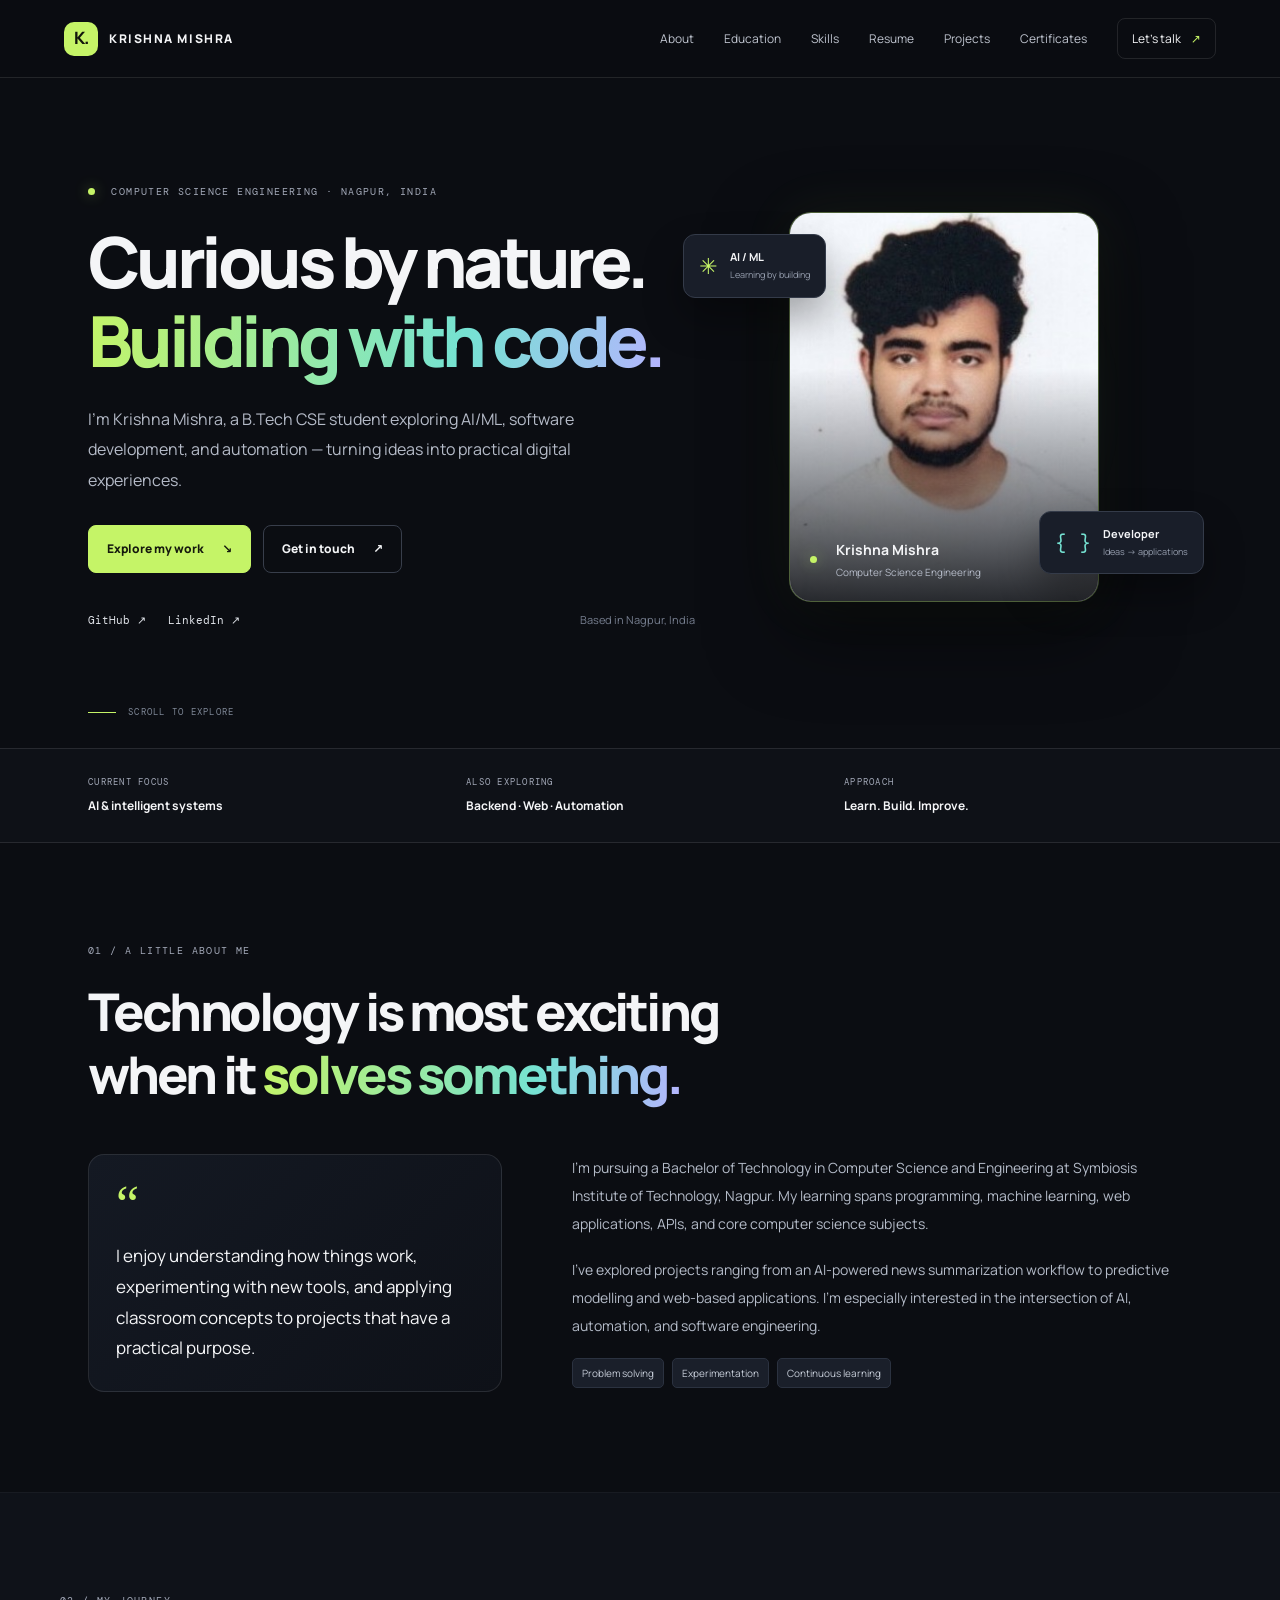
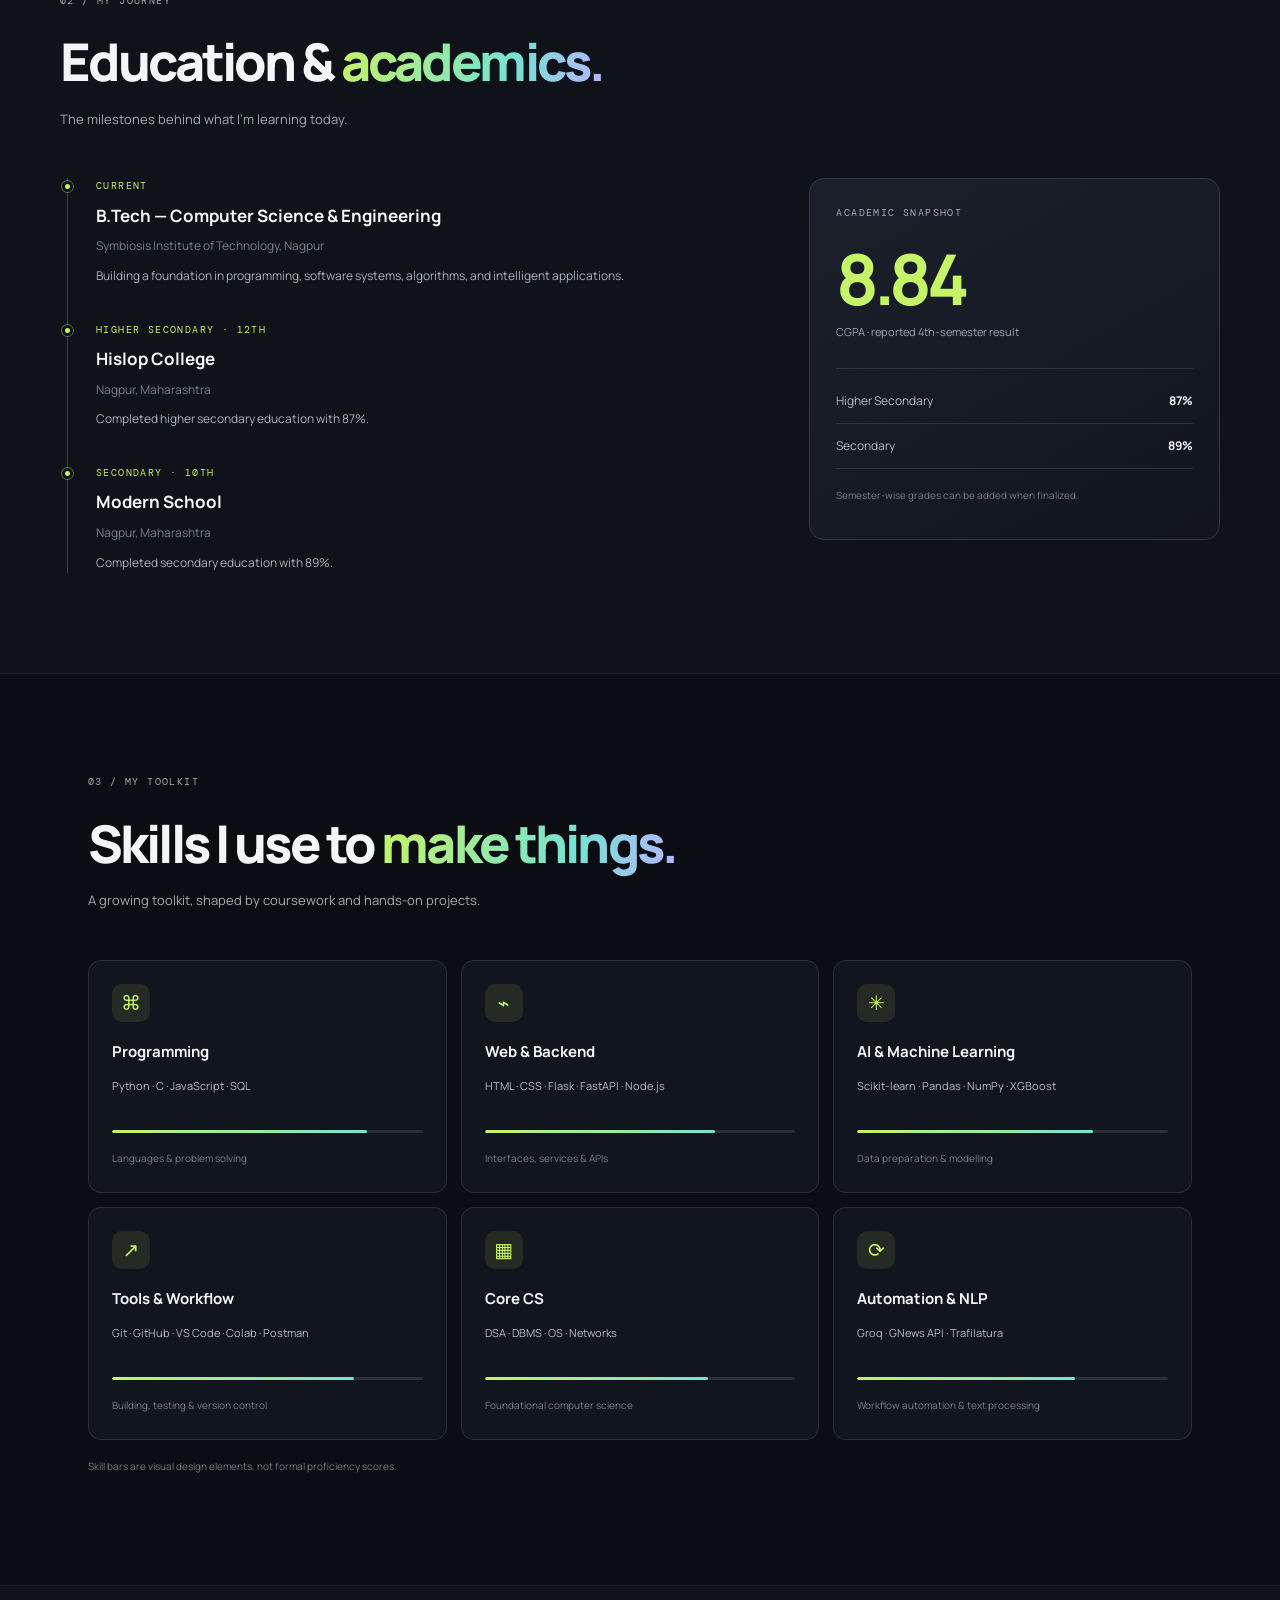
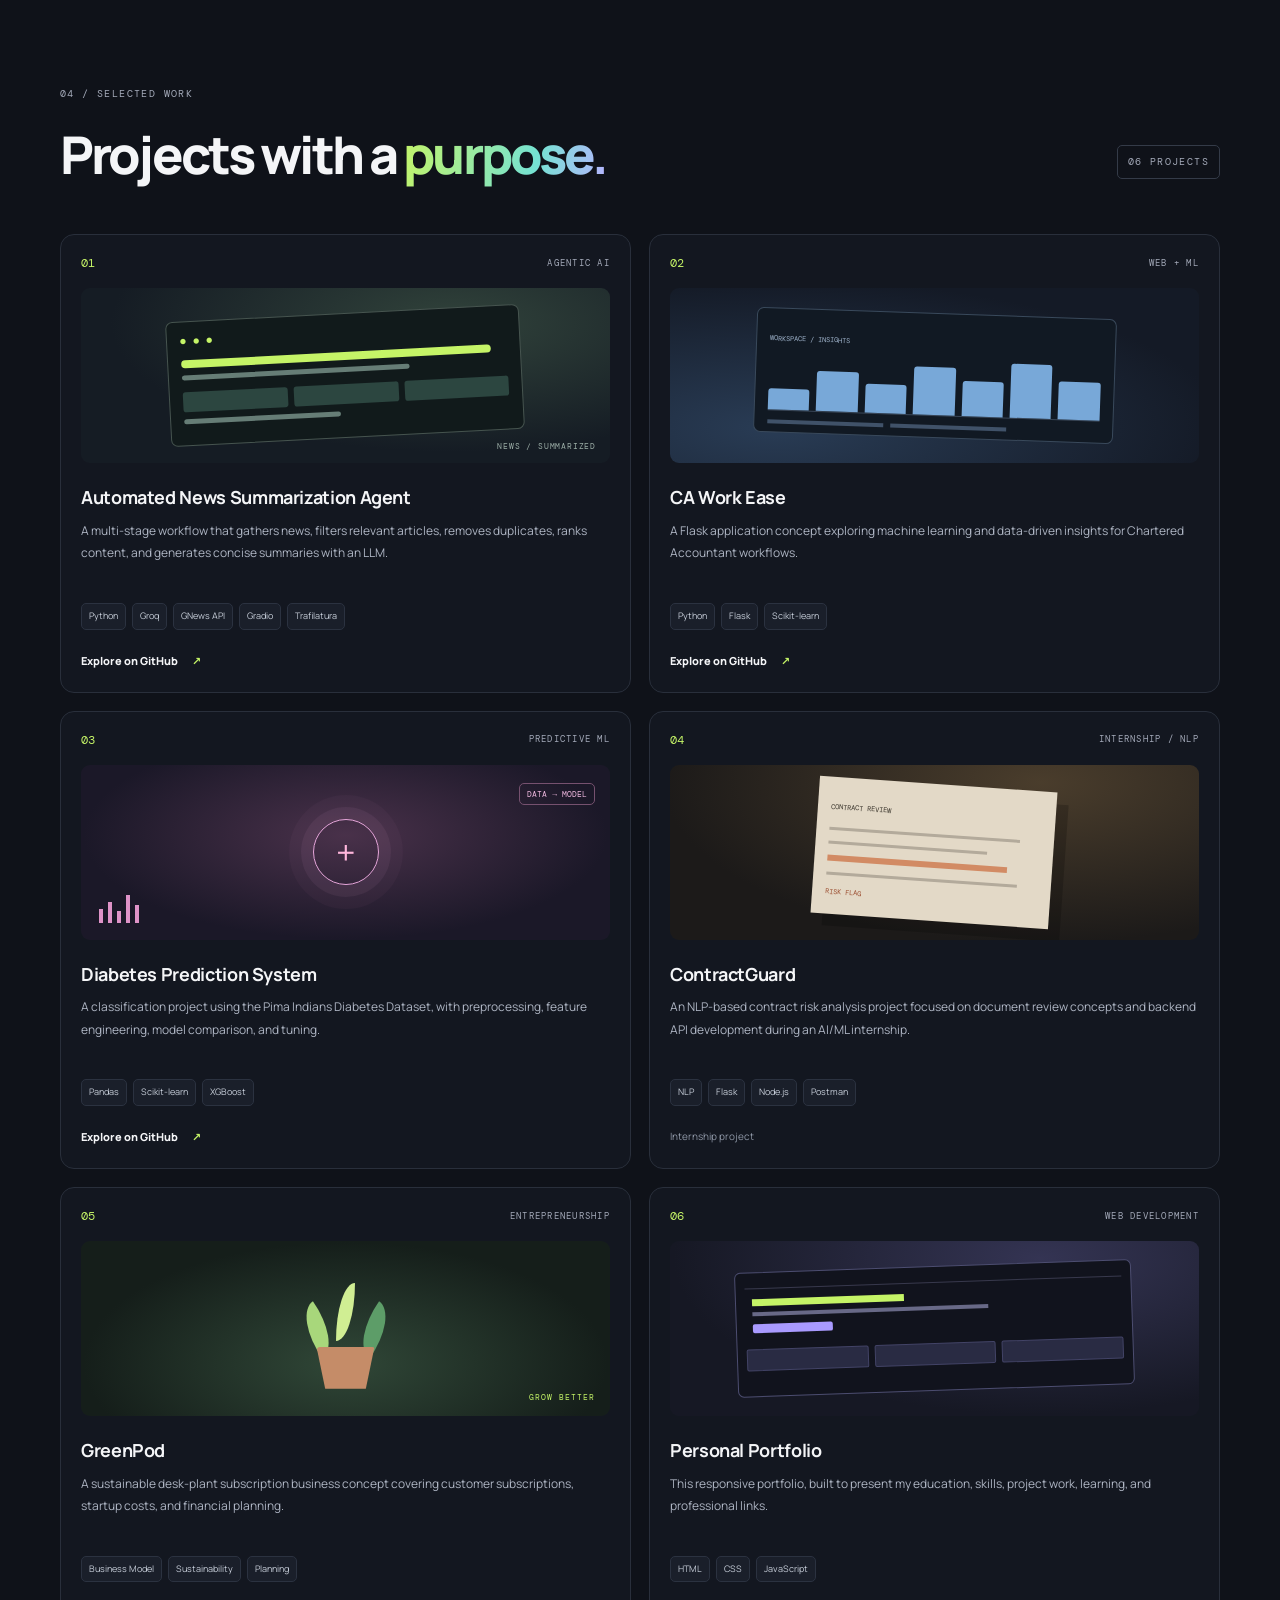
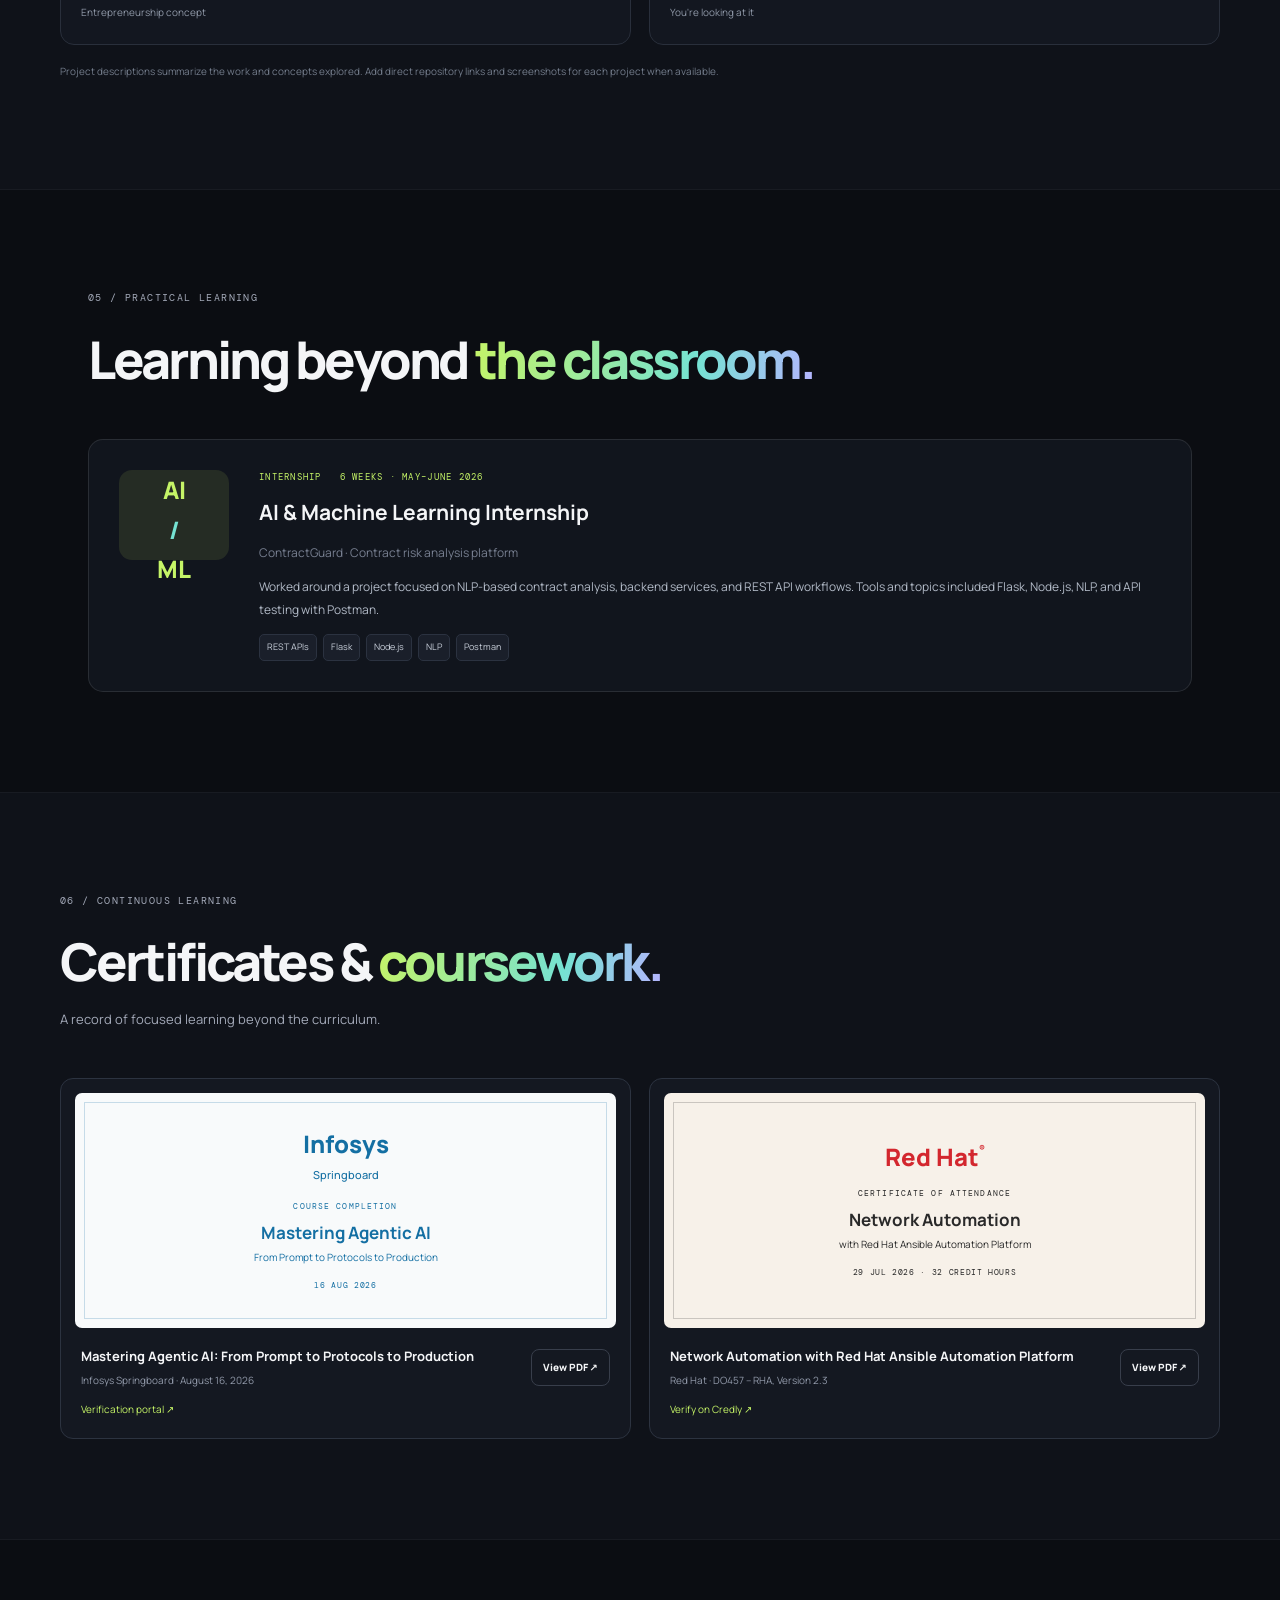
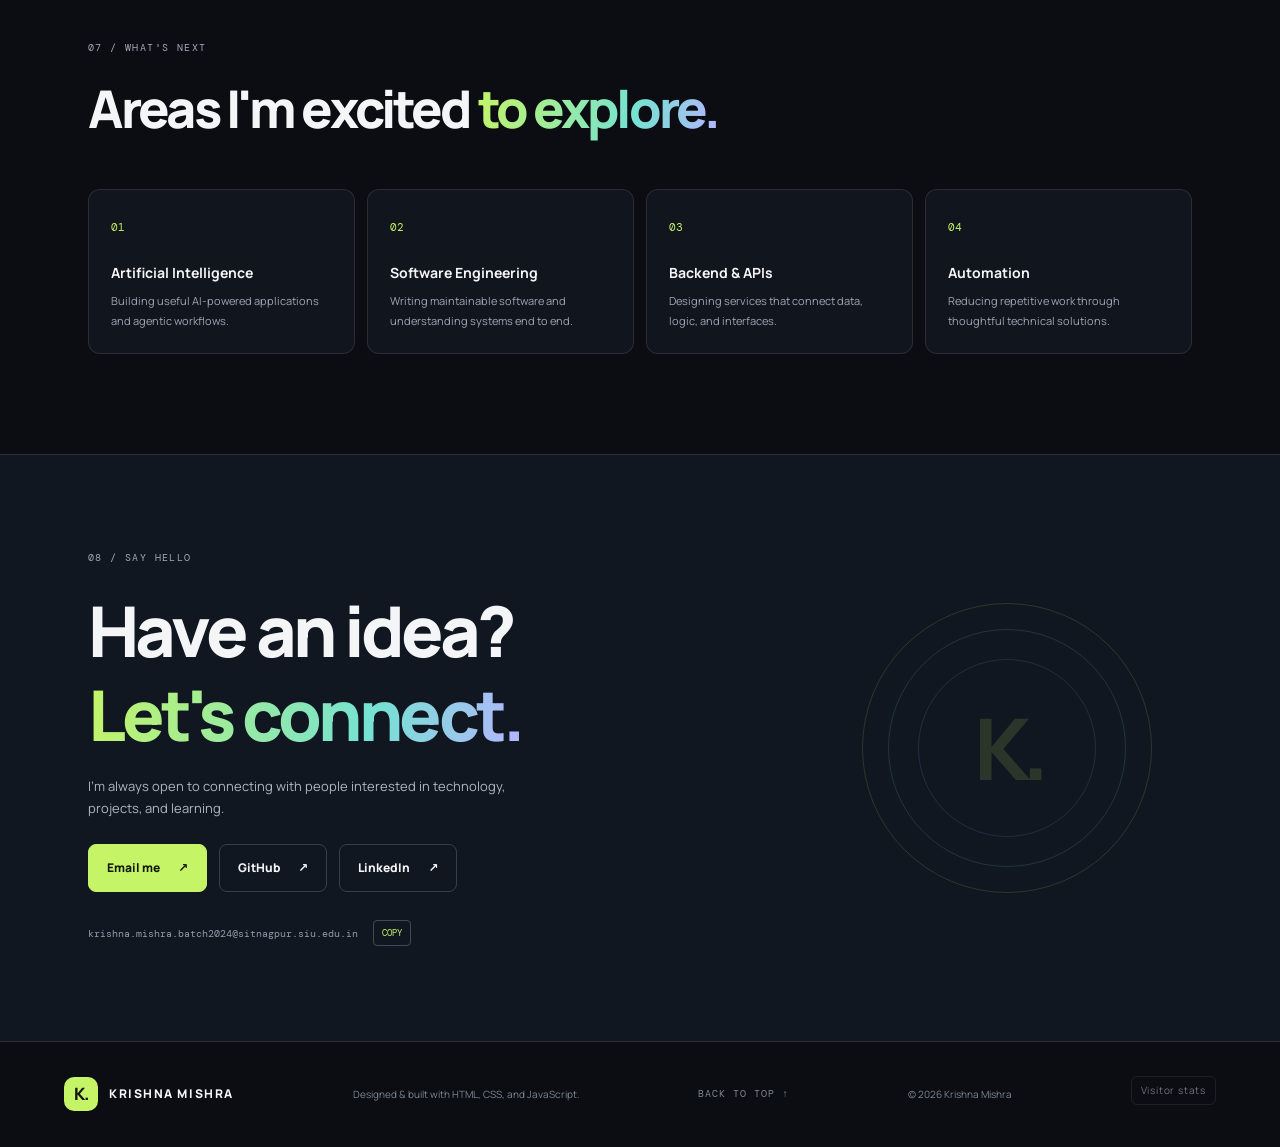
<file: index.html>
<!DOCTYPE html>
<html lang="en">
<head>
  <meta charset="UTF-8">
  <meta name="viewport" content="width=device-width, initial-scale=1.0">
  <meta name="description" content="Krishna Mishra — Computer Science Engineering student exploring AI, machine learning, software development and automation.">
  <title>Krishna Mishra | Portfolio</title>
  <link rel="preconnect" href="https://fonts.googleapis.com">
  <link rel="preconnect" href="https://fonts.gstatic.com" crossorigin>
  <link href="https://fonts.googleapis.com/css2?family=DM+Mono:wght@400;500&family=Manrope:wght@400;500;600;700;800&display=swap" rel="stylesheet">
  <link rel="stylesheet" href="style.css">
  <script>document.documentElement.classList.add('js');</script>
</head>
<body>
  <div class="scroll-progress" id="scrollProgress"></div>
  <header class="site-header">
    <a class="brand" href="#home" aria-label="Krishna Mishra home"><span class="brand-mark">K.</span><span>KRISHNA MISHRA</span></a>
    <button class="menu-toggle" id="menuToggle" aria-label="Toggle navigation" aria-expanded="false"><span></span><span></span></button>
    <nav class="nav" id="nav">
      <a href="#about">About</a><a href="#education">Education</a><a href="#skills">Skills</a><a href="resume.html">Resume</a>
      <a href="#projects">Projects</a><a href="#certificates">Certificates</a><a href="#contact" class="nav-contact">Let's talk <span>↗</span></a>
    </nav>
  </header>

  <main>
    <section class="hero section" id="home">
      <div class="hero-copy">
        <p class="eyebrow"><span class="status-dot"></span> COMPUTER SCIENCE ENGINEERING · NAGPUR, INDIA</p>
        <h1>Curious by nature.<br><span class="gradient-text">Building with code.</span></h1>
        <p class="hero-lede">I'm Krishna Mishra, a B.Tech CSE student exploring AI/ML, software development, and automation — turning ideas into practical digital experiences.</p>
        <div class="hero-actions">
          <a class="button button-primary" href="#projects">Explore my work <span>↘</span></a>
          <a class="button button-secondary" href="#contact">Get in touch <span>↗</span></a>
        </div>
        <div class="hero-links">
          <a href="https://github.com/Krishnamishra0501" target="_blank" rel="noreferrer">GitHub ↗</a>
          <a href="https://www.linkedin.com/in/krishna-mishra-76264a31a/" target="_blank" rel="noreferrer">LinkedIn ↗</a>
          <span class="hero-location">Based in Nagpur, India</span>
        </div>
      </div>
      <div class="hero-art profile-art">
        <div class="profile-glow"></div>
        <div class="profile-frame">
          <img src="assets/krishna-profile.jpg" alt="Krishna Mishra profile photo">
          <div class="profile-caption"><span class="status-dot"></span><span><b>Krishna Mishra</b><small>Computer Science Engineering</small></span></div>
        </div>
        <div class="floating-card card-ai"><span class="float-icon">✳</span><span><b>AI / ML</b><small>Learning by building</small></span></div>
        <div class="floating-card card-code"><span class="code-symbol">{ }</span><span><b>Developer</b><small>Ideas → applications</small></span></div>
      </div>
      <a class="scroll-cue" href="#about"><span></span> SCROLL TO EXPLORE</a>
    </section>

    <section class="intro-strip">
      <div><span class="strip-label">CURRENT FOCUS</span><strong>AI & intelligent systems</strong></div>
      <div><span class="strip-label">ALSO EXPLORING</span><strong>Backend · Web · Automation</strong></div>
      <div><span class="strip-label">APPROACH</span><strong>Learn. Build. Improve.</strong></div>
    </section>

    <section class="section content-section" id="about">
      <div class="section-heading"><p class="eyebrow">01 / A LITTLE ABOUT ME</p><h2>Technology is most exciting<br>when it <span class="gradient-text">solves something.</span></h2></div>
      <div class="about-grid">
        <div class="about-note"><span class="note-mark">“</span><p>I enjoy understanding how things work, experimenting with new tools, and applying classroom concepts to projects that have a practical purpose.</p></div>
        <div class="about-copy">
          <p>I'm pursuing a Bachelor of Technology in Computer Science and Engineering at Symbiosis Institute of Technology, Nagpur. My learning spans programming, machine learning, web applications, APIs, and core computer science subjects.</p>
          <p>I've explored projects ranging from an AI-powered news summarization workflow to predictive modelling and web-based applications. I'm especially interested in the intersection of AI, automation, and software engineering.</p>
          <div class="mini-tags"><span>Problem solving</span><span>Experimentation</span><span>Continuous learning</span></div>
        </div>
      </div>
    </section>

    <section class="section content-section section-tint" id="education">
      <div class="section-heading"><p class="eyebrow">02 / MY JOURNEY</p><h2>Education & <span class="gradient-text">academics.</span></h2><p class="section-subtitle">The milestones behind what I'm learning today.</p></div>
      <div class="education-layout">
        <div class="timeline">
          <article class="timeline-item"><span class="timeline-dot"></span><p class="timeline-date">CURRENT</p><h3>B.Tech — Computer Science & Engineering</h3><p class="muted">Symbiosis Institute of Technology, Nagpur</p><p>Building a foundation in programming, software systems, algorithms, and intelligent applications.</p></article>
          <article class="timeline-item"><span class="timeline-dot"></span><p class="timeline-date">HIGHER SECONDARY · 12TH</p><h3>Hislop College</h3><p class="muted">Nagpur, Maharashtra</p><p>Completed higher secondary education with 87%.</p></article>
          <article class="timeline-item"><span class="timeline-dot"></span><p class="timeline-date">SECONDARY · 10TH</p><h3>Modern School</h3><p class="muted">Nagpur, Maharashtra</p><p>Completed secondary education with 89%.</p></article>
        </div>
        <div class="score-card"><p class="eyebrow">ACADEMIC SNAPSHOT</p><div class="score-main"><strong>8.84</strong><span>CGPA · reported 4th-semester result</span></div><div class="score-divider"></div><div class="score-row"><span>Higher Secondary</span><strong>87%</strong></div><div class="score-row"><span>Secondary</span><strong>89%</strong></div><p class="score-footnote">Semester-wise grades can be added when finalized.</p></div>
      </div>
    </section>

    <section class="section content-section" id="skills">
      <div class="section-heading"><p class="eyebrow">03 / MY TOOLKIT</p><h2>Skills I use to <span class="gradient-text">make things.</span></h2><p class="section-subtitle">A growing toolkit, shaped by coursework and hands-on projects.</p></div>
      <div class="skill-grid">
        <article class="skill-card"><div class="skill-icon">⌘</div><h3>Programming</h3><p>Python · C · JavaScript · SQL</p><div class="skill-line"><span style="width:82%"></span></div><small>Languages & problem solving</small></article>
        <article class="skill-card"><div class="skill-icon">⌁</div><h3>Web & Backend</h3><p>HTML · CSS · Flask · FastAPI · Node.js</p><div class="skill-line"><span style="width:74%"></span></div><small>Interfaces, services & APIs</small></article>
        <article class="skill-card"><div class="skill-icon">✳</div><h3>AI & Machine Learning</h3><p>Scikit-learn · Pandas · NumPy · XGBoost</p><div class="skill-line"><span style="width:76%"></span></div><small>Data preparation & modelling</small></article>
        <article class="skill-card"><div class="skill-icon">↗</div><h3>Tools & Workflow</h3><p>Git · GitHub · VS Code · Colab · Postman</p><div class="skill-line"><span style="width:78%"></span></div><small>Building, testing & version control</small></article>
        <article class="skill-card"><div class="skill-icon">▦</div><h3>Core CS</h3><p>DSA · DBMS · OS · Networks</p><div class="skill-line"><span style="width:72%"></span></div><small>Foundational computer science</small></article>
        <article class="skill-card"><div class="skill-icon">⟳</div><h3>Automation & NLP</h3><p>Groq · GNews API · Trafilatura</p><div class="skill-line"><span style="width:70%"></span></div><small>Workflow automation & text processing</small></article>
      </div>
      <p class="small-note">Skill bars are visual design elements, not formal proficiency scores.</p>
    </section>

    <section class="section content-section section-tint" id="projects">
      <div class="section-heading heading-row"><div><p class="eyebrow">04 / SELECTED WORK</p><h2>Projects with a <span class="gradient-text">purpose.</span></h2></div><span class="project-count">06 PROJECTS</span></div>
      <div class="project-grid">
        <article class="project-card project-featured"><div class="project-top"><span class="project-number">01</span><span class="project-type">AGENTIC AI</span></div><div class="project-visual news-visual"><div class="visual-window"><div class="window-dots">● ● ●</div><div class="news-line long"></div><div class="news-line"></div><div class="news-columns"><span></span><span></span><span></span></div><div class="news-line short"></div></div><span class="visual-label">NEWS / SUMMARIZED</span></div><h3>Automated News Summarization Agent</h3><p>A multi-stage workflow that gathers news, filters relevant articles, removes duplicates, ranks content, and generates concise summaries with an LLM.</p><div class="tech-tags"><span>Python</span><span>Groq</span><span>GNews API</span><span>Gradio</span><span>Trafilatura</span></div><a class="text-link" href="https://github.com/Krishnamishra0501" target="_blank" rel="noreferrer">Explore on GitHub <span>↗</span></a></article>
        <article class="project-card"><div class="project-top"><span class="project-number">02</span><span class="project-type">WEB + ML</span></div><div class="project-visual ca-visual"><div class="dashboard-mini"><span class="dash-title">WORKSPACE / INSIGHTS</span><div class="dash-chart"><i></i><i></i><i></i><i></i><i></i><i></i><i></i></div><div class="dash-foot"><span></span><span></span></div></div></div><h3>CA Work Ease</h3><p>A Flask application concept exploring machine learning and data-driven insights for Chartered Accountant workflows.</p><div class="tech-tags"><span>Python</span><span>Flask</span><span>Scikit-learn</span></div><a class="text-link" href="https://github.com/Krishnamishra0501" target="_blank" rel="noreferrer">Explore on GitHub <span>↗</span></a></article>
        <article class="project-card"><div class="project-top"><span class="project-number">03</span><span class="project-type">PREDICTIVE ML</span></div><div class="project-visual diabetes-visual"><div class="pulse-ring">+</div><div class="data-pill">DATA → MODEL</div><div class="data-bars"><i></i><i></i><i></i><i></i><i></i></div></div><h3>Diabetes Prediction System</h3><p>A classification project using the Pima Indians Diabetes Dataset, with preprocessing, feature engineering, model comparison, and tuning.</p><div class="tech-tags"><span>Pandas</span><span>Scikit-learn</span><span>XGBoost</span></div><a class="text-link" href="https://github.com/Krishnamishra0501" target="_blank" rel="noreferrer">Explore on GitHub <span>↗</span></a></article>
        <article class="project-card"><div class="project-top"><span class="project-number">04</span><span class="project-type">INTERNSHIP / NLP</span></div><div class="project-visual contract-visual"><div class="contract-sheet"><span>CONTRACT REVIEW</span><i></i><i></i><i class="risk-line"></i><i></i><b>RISK FLAG</b></div></div><h3>ContractGuard</h3><p>An NLP-based contract risk analysis project focused on document review concepts and backend API development during an AI/ML internship.</p><div class="tech-tags"><span>NLP</span><span>Flask</span><span>Node.js</span><span>Postman</span></div><span class="project-footnote">Internship project</span></article>
        <article class="project-card"><div class="project-top"><span class="project-number">05</span><span class="project-type">ENTREPRENEURSHIP</span></div><div class="project-visual green-visual"><div class="plant-pot"><span class="leaf leaf-a"></span><span class="leaf leaf-b"></span><span class="leaf leaf-c"></span><span class="pot"></span></div><span class="green-label">GROW BETTER</span></div><h3>GreenPod</h3><p>A sustainable desk-plant subscription business concept covering customer subscriptions, startup costs, and financial planning.</p><div class="tech-tags"><span>Business Model</span><span>Sustainability</span><span>Planning</span></div><span class="project-footnote">Entrepreneurship concept</span></article>
        <article class="project-card"><div class="project-top"><span class="project-number">06</span><span class="project-type">WEB DEVELOPMENT</span></div><div class="project-visual portfolio-visual"><div class="portfolio-mini"><div class="mini-nav"></div><div class="mini-hero"><span></span><i></i><b></b></div><div class="mini-cards"><i></i><i></i><i></i></div></div></div><h3>Personal Portfolio</h3><p>This responsive portfolio, built to present my education, skills, project work, learning, and professional links.</p><div class="tech-tags"><span>HTML</span><span>CSS</span><span>JavaScript</span></div><span class="project-footnote">You're looking at it</span></article>
      </div>
      <p class="small-note">Project descriptions summarize the work and concepts explored. Add direct repository links and screenshots for each project when available.</p>
    </section>

    <section class="section content-section" id="experience">
      <div class="section-heading"><p class="eyebrow">05 / PRACTICAL LEARNING</p><h2>Learning beyond <span class="gradient-text">the classroom.</span></h2></div>
      <article class="experience-card"><div class="experience-mark">AI<span>/</span>ML</div><div class="experience-body"><div class="experience-meta"><span>INTERNSHIP</span><span>6 WEEKS · MAY–JUNE 2026</span></div><h3>AI & Machine Learning Internship</h3><p class="muted">ContractGuard · Contract risk analysis platform</p><p>Worked around a project focused on NLP-based contract analysis, backend services, and REST API workflows. Tools and topics included Flask, Node.js, NLP, and API testing with Postman.</p><div class="tech-tags"><span>REST APIs</span><span>Flask</span><span>Node.js</span><span>NLP</span><span>Postman</span></div></div></article>
    </section>

    <section class="section content-section section-tint" id="certificates">
      <div class="section-heading"><p class="eyebrow">06 / CONTINUOUS LEARNING</p><h2>Certificates & <span class="gradient-text">coursework.</span></h2><p class="section-subtitle">A record of focused learning beyond the curriculum.</p></div>
      <div class="certificate-grid">
        <article class="certificate-card"><div class="certificate-preview infosys-preview"><span class="cert-provider">Infosys<br><small>Springboard</small></span><span class="cert-ribbon">COURSE COMPLETION</span><strong>Mastering Agentic AI</strong><span class="cert-sub">From Prompt to Protocols to Production</span><span class="cert-date">16 AUG 2026</span></div><div class="certificate-info"><div><h3>Mastering Agentic AI: From Prompt to Protocols to Production</h3><p>Infosys Springboard · August 16, 2026</p></div><a class="button button-small button-secondary" href="assets/certificates/infosys-agentic-ai.pdf" target="_blank">View PDF ↗</a><a class="certificate-verify" href="https://verify.onwingspan.com" target="_blank" rel="noreferrer">Verification portal ↗</a></div></article>
        <article class="certificate-card"><div class="certificate-preview redhat-preview"><span class="cert-provider redhat-word">Red Hat<span>®</span></span><span class="cert-ribbon">CERTIFICATE OF ATTENDANCE</span><strong>Network Automation</strong><span class="cert-sub">with Red Hat Ansible Automation Platform</span><span class="cert-date">29 JUL 2026 · 32 CREDIT HOURS</span></div><div class="certificate-info"><div><h3>Network Automation with Red Hat Ansible Automation Platform</h3><p>Red Hat · DO457 – RHA, Version 2.3</p></div><a class="button button-small button-secondary" href="assets/certificates/redhat-ansible-attendance.pdf" target="_blank">View PDF ↗</a><a class="certificate-verify" href="https://www.credly.com/badges/ebd47d71-cc31-4efa-801d-d3250b9fcfc1" target="_blank" rel="noreferrer">Verify on Credly ↗</a></div></article>
      </div>
    </section>

    <section class="section content-section" id="interests">
      <div class="section-heading"><p class="eyebrow">07 / WHAT'S NEXT</p><h2>Areas I'm excited <span class="gradient-text">to explore.</span></h2></div>
      <div class="interest-grid"><div><span>01</span><h3>Artificial Intelligence</h3><p>Building useful AI-powered applications and agentic workflows.</p></div><div><span>02</span><h3>Software Engineering</h3><p>Writing maintainable software and understanding systems end to end.</p></div><div><span>03</span><h3>Backend & APIs</h3><p>Designing services that connect data, logic, and interfaces.</p></div><div><span>04</span><h3>Automation</h3><p>Reducing repetitive work through thoughtful technical solutions.</p></div></div>
    </section>

    <section class="contact-section" id="contact"><div class="contact-inner"><p class="eyebrow">08 / SAY HELLO</p><h2>Have an idea?<br><span class="gradient-text">Let's connect.</span></h2><p class="contact-copy">I'm always open to connecting with people interested in technology, projects, and learning.</p><div class="contact-actions"><a class="button button-primary" href="mailto:krishna.mishra.batch2024@sitnagpur.siu.edu.in">Email me <span>↗</span></a><a class="button button-secondary" href="https://github.com/Krishnamishra0501" target="_blank" rel="noreferrer">GitHub <span>↗</span></a><a class="button button-secondary" href="https://www.linkedin.com/in/krishna-mishra-76264a31a/" target="_blank" rel="noreferrer">LinkedIn <span>↗</span></a></div><div class="email-line">krishna.mishra.batch2024@sitnagpur.siu.edu.in <button id="copyEmail" aria-label="Copy email address">COPY</button></div></div><div class="contact-orbit" aria-hidden="true"><span>K.</span></div></section>
  </main>

  <footer class="footer"><a class="brand" href="#home"><span class="brand-mark">K.</span><span>KRISHNA MISHRA</span></a><p>Designed & built with HTML, CSS, and JavaScript.</p><a href="#home" class="back-top">BACK TO TOP ↑</a><span class="copyright">© <span id="year"></span> Krishna Mishra</span><div class="footer-admin"><a class="admin-entry" href="admin.html" aria-label="Visitor dashboard information">Visitor stats</a></div>
</footer>
  <div class="toast" id="toast" role="status" aria-live="polite"></div>
  <script src="visitor-tracker.js"></script>
  <script src="script.js"></script>
</body>
</html>
</file>
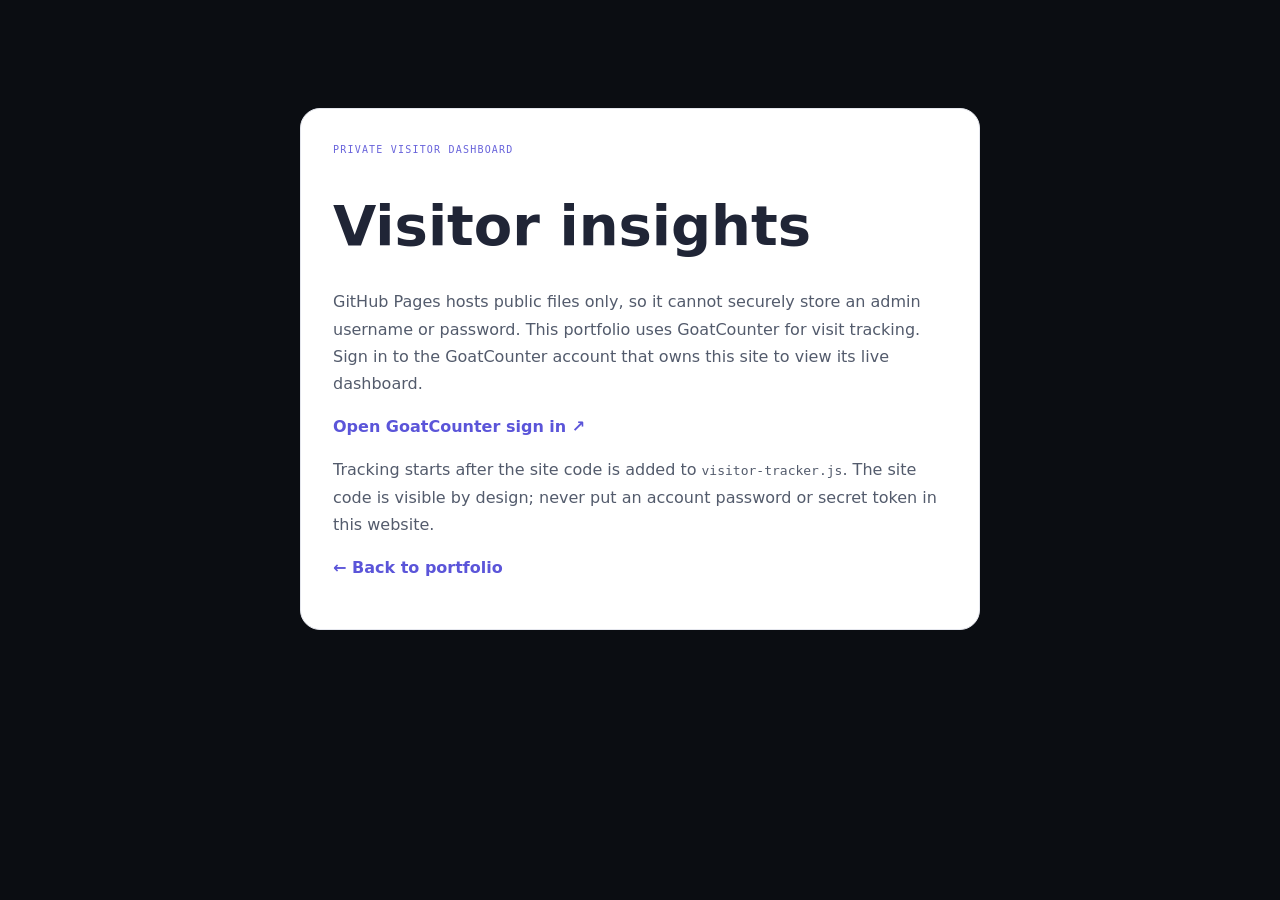
<file: admin.html>
<!doctype html>
<html lang="en">
<head>
  <meta charset="utf-8">
  <meta name="viewport" content="width=device-width, initial-scale=1">
  <title>Visitor stats | Krishna Mishra</title>
  <link rel="stylesheet" href="style.css">
  <style>
    .stats-info{max-width:680px;margin:12vh auto;padding:2rem;background:#fff;border:1px solid #e4e6ed;border-radius:20px;color:#202536}
    .stats-info h1{font-size:clamp(2rem,6vw,3.5rem);margin:.4rem 0 1rem}.stats-info p{line-height:1.7;color:#535b6c}.stats-info a{color:#5b55d9;font-weight:700}.stats-info .eyebrow{font-family:monospace;letter-spacing:.12em;color:#6964db}
  </style>
</head>
<body>
  <main class="stats-info">
    <p class="eyebrow">PRIVATE VISITOR DASHBOARD</p>
    <h1>Visitor insights</h1>
    <p>GitHub Pages hosts public files only, so it cannot securely store an admin username or password. This portfolio uses GoatCounter for visit tracking. Sign in to the GoatCounter account that owns this site to view its live dashboard.</p>
    <p><a href="https://www.goatcounter.com/">Open GoatCounter sign in ↗</a></p>
    <p>Tracking starts after the site code is added to <code>visitor-tracker.js</code>. The site code is visible by design; never put an account password or secret token in this website.</p>
    <p><a href="index.html">← Back to portfolio</a></p>
  </main>
</body>
</html>
</file>
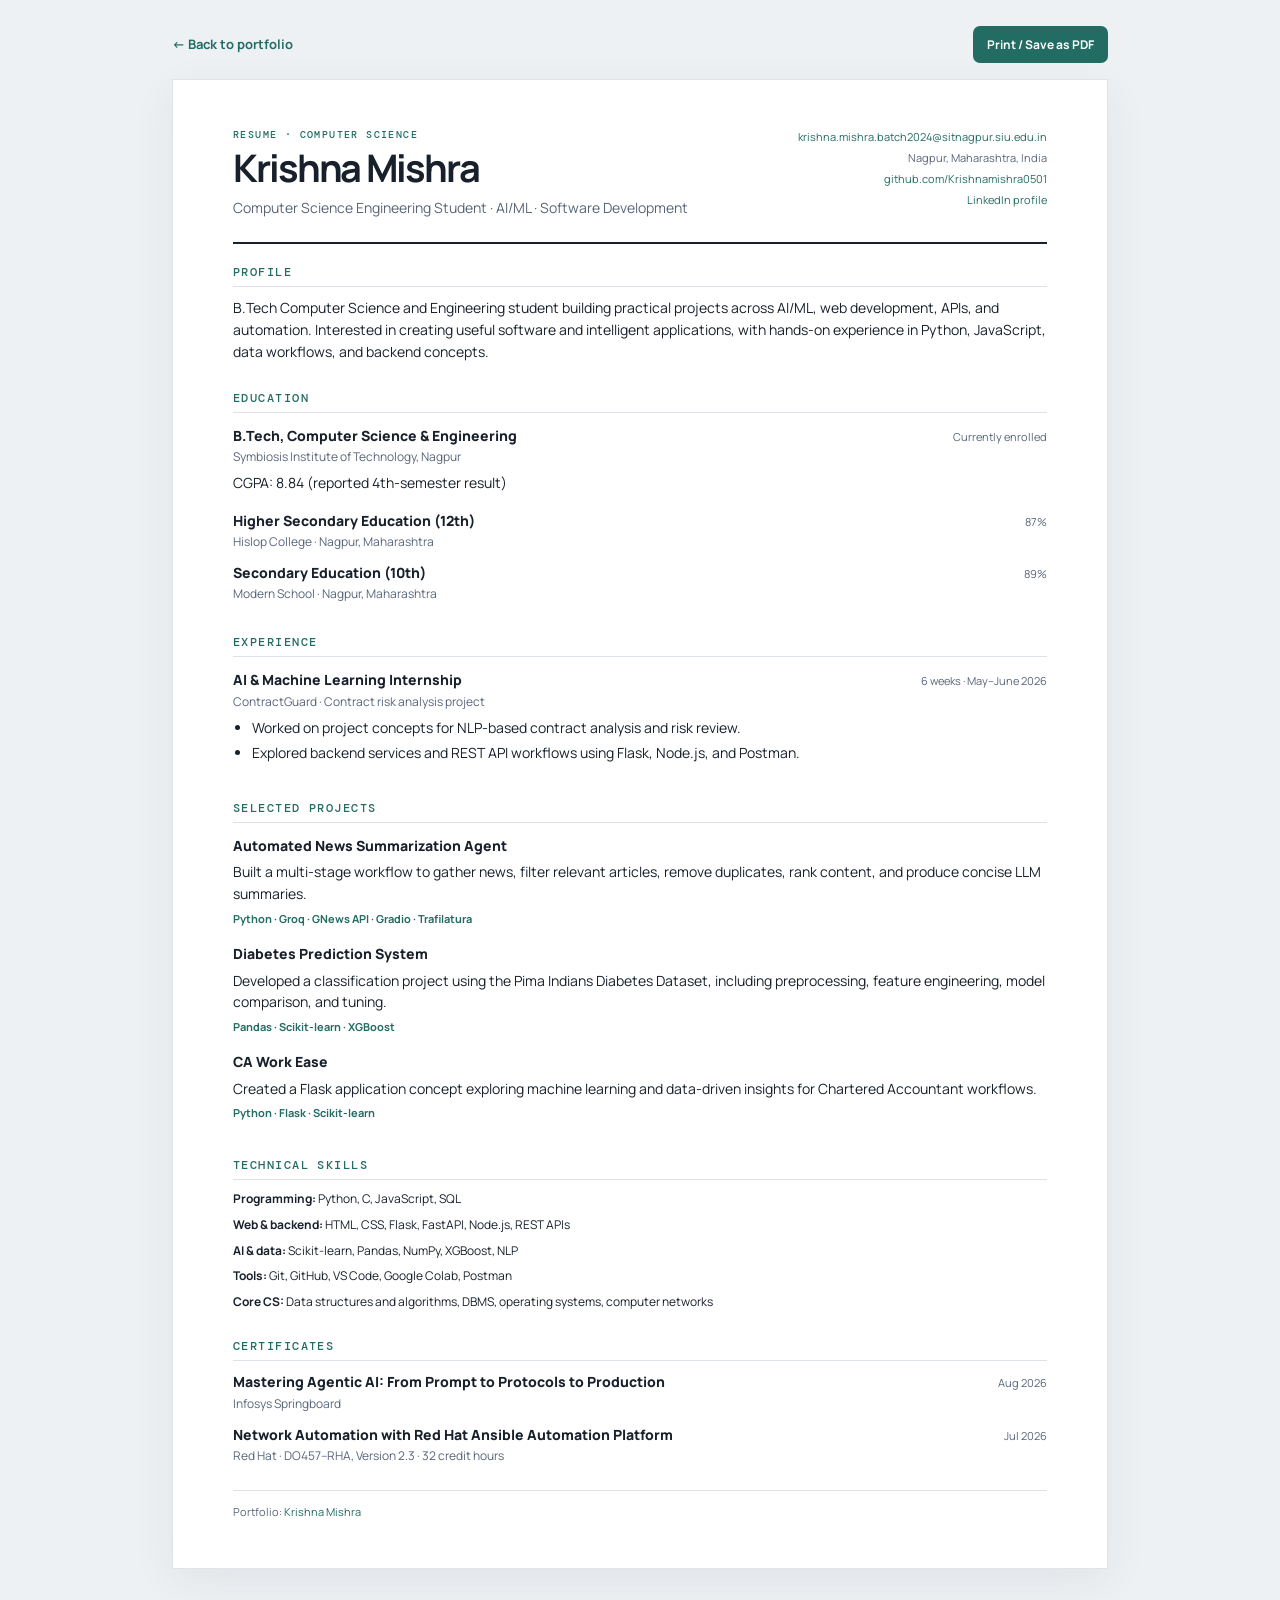
<file: resume.html>
<!doctype html>
<html lang="en">
<head>
  <meta charset="utf-8">
  <meta name="viewport" content="width=device-width, initial-scale=1">
  <meta name="description" content="Resume of Krishna Mishra, Computer Science Engineering student focused on AI/ML, software development, and automation.">
  <title>Resume | Krishna Mishra</title>
  <link rel="preconnect" href="https://fonts.googleapis.com">
  <link rel="preconnect" href="https://fonts.gstatic.com" crossorigin>
  <link href="https://fonts.googleapis.com/css2?family=DM+Mono:wght@400;500&family=Manrope:wght@400;500;600;700;800&display=swap" rel="stylesheet">
  <link rel="stylesheet" href="resume.css">
</head>
<body>
  <main class="resume-shell">
    <div class="page-actions"><a href="index.html">← Back to portfolio</a><button type="button" onclick="window.print()">Print / Save as PDF</button></div>
    <article class="resume">
      <header class="resume-header">
        <div>
          <p class="eyebrow">RESUME · COMPUTER SCIENCE</p>
          <h1>Krishna Mishra</h1>
          <p class="headline">Computer Science Engineering Student · AI/ML · Software Development</p>
        </div>
        <div class="contact">
          <a href="mailto:krishna.mishra.batch2024@sitnagpur.siu.edu.in">krishna.mishra.batch2024@sitnagpur.siu.edu.in</a>
          <span>Nagpur, Maharashtra, India</span>
          <a href="https://github.com/Krishnamishra0501" target="_blank" rel="noreferrer">github.com/Krishnamishra0501</a>
          <a href="https://www.linkedin.com/in/krishna-mishra-76264a31a/" target="_blank" rel="noreferrer">LinkedIn profile</a>
        </div>
      </header>

      <section class="resume-section">
        <h2>Profile</h2>
        <p>B.Tech Computer Science and Engineering student building practical projects across AI/ML, web development, APIs, and automation. Interested in creating useful software and intelligent applications, with hands-on experience in Python, JavaScript, data workflows, and backend concepts.</p>
      </section>

      <section class="resume-section">
        <h2>Education</h2>
        <div class="entry">
          <div class="entry-heading"><h3>B.Tech, Computer Science &amp; Engineering</h3><span>Currently enrolled</span></div>
          <p class="organization">Symbiosis Institute of Technology, Nagpur</p>
          <p>CGPA: 8.84 (reported 4th-semester result)</p>
        </div>
        <div class="entry compact">
          <div class="entry-heading"><h3>Higher Secondary Education (12th)</h3><span>87%</span></div>
          <p class="organization">Hislop College · Nagpur, Maharashtra</p>
        </div>
        <div class="entry compact">
          <div class="entry-heading"><h3>Secondary Education (10th)</h3><span>89%</span></div>
          <p class="organization">Modern School · Nagpur, Maharashtra</p>
        </div>
      </section>

      <section class="resume-section">
        <h2>Experience</h2>
        <div class="entry">
          <div class="entry-heading"><h3>AI &amp; Machine Learning Internship</h3><span>6 weeks · May–June 2026</span></div>
          <p class="organization">ContractGuard · Contract risk analysis project</p>
          <ul>
            <li>Worked on project concepts for NLP-based contract analysis and risk review.</li>
            <li>Explored backend services and REST API workflows using Flask, Node.js, and Postman.</li>
          </ul>
        </div>
      </section>

      <section class="resume-section">
        <h2>Selected Projects</h2>
        <div class="entry">
          <h3>Automated News Summarization Agent</h3>
          <p>Built a multi-stage workflow to gather news, filter relevant articles, remove duplicates, rank content, and produce concise LLM summaries.</p>
          <p class="tech">Python · Groq · GNews API · Gradio · Trafilatura</p>
        </div>
        <div class="entry">
          <h3>Diabetes Prediction System</h3>
          <p>Developed a classification project using the Pima Indians Diabetes Dataset, including preprocessing, feature engineering, model comparison, and tuning.</p>
          <p class="tech">Pandas · Scikit-learn · XGBoost</p>
        </div>
        <div class="entry">
          <h3>CA Work Ease</h3>
          <p>Created a Flask application concept exploring machine learning and data-driven insights for Chartered Accountant workflows.</p>
          <p class="tech">Python · Flask · Scikit-learn</p>
        </div>
      </section>

      <section class="resume-section skills-section">
        <h2>Technical Skills</h2>
        <p><strong>Programming:</strong> Python, C, JavaScript, SQL</p>
        <p><strong>Web &amp; backend:</strong> HTML, CSS, Flask, FastAPI, Node.js, REST APIs</p>
        <p><strong>AI &amp; data:</strong> Scikit-learn, Pandas, NumPy, XGBoost, NLP</p>
        <p><strong>Tools:</strong> Git, GitHub, VS Code, Google Colab, Postman</p>
        <p><strong>Core CS:</strong> Data structures and algorithms, DBMS, operating systems, computer networks</p>
      </section>

      <section class="resume-section">
        <h2>Certificates</h2>
        <div class="entry compact">
          <div class="entry-heading"><h3>Mastering Agentic AI: From Prompt to Protocols to Production</h3><span>Aug 2026</span></div>
          <p class="organization">Infosys Springboard</p>
        </div>
        <div class="entry compact">
          <div class="entry-heading"><h3>Network Automation with Red Hat Ansible Automation Platform</h3><span>Jul 2026</span></div>
          <p class="organization">Red Hat · DO457–RHA, Version 2.3 · 32 credit hours</p>
        </div>
      </section>
      <footer class="resume-footer">Portfolio: <a href="index.html">Krishna Mishra</a></footer>
    </article>
  </main>
</body>
</html>
</file>
<file: style.css>
*{box-sizing:border-box} :root{--bg:#0b0d12;--panel:#12151d;--panel2:#171b25;--text:#f4f5f7;--muted:#a3a9b8;--line:rgba(255,255,255,.1);--lime:#c5f467;--cyan:#75e2d2;--purple:#a99aff;--max:1160px} html{scroll-behavior:smooth;scroll-padding-top:90px} body{margin:0;background:var(--bg);color:var(--text);font-family:Manrope,system-ui,sans-serif;line-height:1.65} a{color:inherit;text-decoration:none} button{font:inherit}.scroll-progress{height:3px;position:fixed;top:0;left:0;width:0;background:linear-gradient(90deg,var(--lime),var(--cyan));z-index:1000}.site-header{height:78px;display:flex;align-items:center;justify-content:space-between;padding:0 max(5vw,24px);border-bottom:1px solid var(--line);position:sticky;top:0;background:rgba(11,13,18,.88);backdrop-filter:blur(18px);z-index:100}.brand{display:flex;align-items:center;gap:11px;font-size:12px;letter-spacing:.13em;font-weight:800}.brand-mark{display:grid;place-items:center;width:34px;height:34px;background:var(--lime);color:#11150b;border-radius:10px;font-size:17px;letter-spacing:-.06em}.nav{display:flex;align-items:center;gap:30px;font-size:12px;color:#c0c5d0}.nav a:hover,.hero-links a:hover{color:var(--lime)}.nav-contact{padding:10px 14px;border:1px solid var(--line);border-radius:8px;color:var(--text)!important}.nav-contact span{color:var(--lime);margin-left:8px}.menu-toggle{display:none}.section{max-width:var(--max);margin:auto;padding:110px 28px}.hero{min-height:670px;display:grid;grid-template-columns:1.1fr .9fr;align-items:center;position:relative;padding-top:92px;padding-bottom:105px}.eyebrow,.strip-label,.timeline-date,.project-type,.experience-meta,.project-count{font-family:"DM Mono",monospace;font-size:10px;letter-spacing:.14em;color:var(--muted)}.eyebrow{margin:0 0 22px}.status-dot{display:inline-block;width:7px;height:7px;border-radius:50%;background:var(--lime);box-shadow:0 0 14px #c5f46777;margin-right:9px}.hero h1{font-size:clamp(42px,5.5vw,72px);line-height:1.12;letter-spacing:-.065em;margin:0 0 24px;font-weight:800}.gradient-text{background:linear-gradient(100deg,var(--lime),var(--cyan) 65%,#b6b4ff);-webkit-background-clip:text;background-clip:text;color:transparent}.hero-lede{max-width:570px;color:#b5bbc8;font-size:16px;line-height:1.9}.hero-actions,.contact-actions{display:flex;gap:12px;flex-wrap:wrap;margin-top:30px}.button{display:inline-flex;align-items:center;gap:18px;justify-content:center;padding:13px 18px;border-radius:8px;font-size:12px;font-weight:800;transition:transform .2s,border-color .2s,background .2s}.button:hover{transform:translateY(-2px)}.button-primary{background:var(--lime);color:#15190d;border:1px solid var(--lime)}.button-primary:hover{background:#d5ff8c}.button-secondary{border:1px solid #383e4b;background:transparent;color:var(--text)}.button-secondary:hover{border-color:var(--lime)}.hero-links{display:flex;align-items:center;gap:22px;margin-top:38px;font-family:"DM Mono",monospace;font-size:11px}.hero-links a{color:#e2e5eb}.hero-location{color:#777f90;margin-left:auto;font-family:Manrope,sans-serif;font-size:11px}.hero-art{height:430px;position:relative;display:grid;place-items:center}.orbit{position:absolute;border:1px solid rgba(197,244,103,.16);border-radius:50%;transform:rotate(-28deg)}.orbit-one{width:350px;height:350px}.orbit-two{width:270px;height:410px;border-color:rgba(117,226,210,.2);transform:rotate(42deg)}.hero-core{width:180px;height:180px;border-radius:38px;display:flex;align-items:center;justify-content:center;gap:7px;background:linear-gradient(145deg,#202838,#11151d);border:1px solid #394353;box-shadow:0 30px 90px #0009,0 0 65px #c5f4670b;transform:rotate(-7deg)}.core-k{font-size:88px;font-weight:800;letter-spacing:-.1em;color:var(--lime)}.core-bracket{font-family:"DM Mono",monospace;color:var(--cyan);font-size:22px}.floating-card{position:absolute;background:#191e29;border:1px solid #343b49;border-radius:12px;padding:13px 15px;display:flex;align-items:center;gap:12px;box-shadow:0 20px 40px #0005}.floating-card b,.floating-card small{display:block}.floating-card b{font-size:11px}.floating-card small{font-size:9px;color:#969eae;margin-top:2px}.float-icon{color:var(--lime);font-size:22px}.card-ai{top:64px;left:0}.card-code{right:-4px;bottom:76px}.code-symbol{color:var(--cyan);font-family:"DM Mono",monospace;font-size:20px}.art-caption{position:absolute;bottom:18px;font:9px "DM Mono",monospace;letter-spacing:.14em;color:#606979}.scroll-cue{position:absolute;bottom:30px;left:28px;font:9px "DM Mono",monospace;letter-spacing:.14em;color:#7e8796;display:flex;align-items:center;gap:12px}.scroll-cue span{width:28px;height:1px;background:var(--lime)}.intro-strip{border-block:1px solid var(--line);display:grid;grid-template-columns:repeat(3,1fr);padding:26px max(calc((100% - var(--max))/2 + 28px),5vw);gap:30px;background:#0e1117}.intro-strip>div{display:flex;flex-direction:column;gap:6px}.strip-label{font-size:9px}.intro-strip strong{font-size:12px;font-weight:700}.content-section{padding-top:100px;padding-bottom:100px}.section-tint{max-width:none;background:#0f1219;border-block:1px solid rgba(255,255,255,.04)}.section-tint>.section-heading,.section-tint>.education-layout,.section-tint>.project-grid,.section-tint>.certificate-grid,.section-tint>.small-note{max-width:var(--max);margin-left:auto;margin-right:auto}.section-heading{margin-bottom:48px}.section-heading h2,.contact-inner h2{font-size:clamp(32px,4.2vw,52px);line-height:1.2;letter-spacing:-.055em;margin:0;font-weight:800}.section-subtitle{color:var(--muted);font-size:13px;margin:15px 0 0}.about-grid{display:grid;grid-template-columns:.8fr 1.2fr;gap:70px}.about-note{border:1px solid var(--line);background:linear-gradient(135deg,#141923,#0e1118);border-radius:16px;padding:27px;align-self:start}.note-mark{font-size:52px;line-height:.9;color:var(--lime);font-family:Georgia,serif}.about-note p{font-size:17px;line-height:1.8;margin:12px 0 0}.about-copy p{color:#b4bbc8;font-size:14px;line-height:2;margin:0 0 18px}.mini-tags,.tech-tags{display:flex;flex-wrap:wrap;gap:8px}.mini-tags span,.tech-tags span{font-size:10px;color:#c7ced9;background:#1a1f2a;border:1px solid #2b3240;border-radius:5px;padding:6px 9px}.education-layout{display:grid;grid-template-columns:1.25fr .75fr;gap:65px}.timeline{border-left:1px solid #3a424e;margin-left:7px;padding-left:28px}.timeline-item{position:relative;padding:0 0 35px}.timeline-item:last-child{padding-bottom:0}.timeline-dot{position:absolute;left:-34px;top:3px;width:11px;height:11px;border-radius:50%;background:var(--lime);border:3px solid #0f1219;box-shadow:0 0 0 1px #c5f46766}.timeline-date{color:var(--lime);margin:0 0 9px}.timeline-item h3{font-size:17px;line-height:1.4;margin:0 0 6px}.timeline-item p:not(.timeline-date){font-size:12px;color:#aab1bf;line-height:1.8;margin:8px 0 0}.timeline-item .muted,.muted{color:#777f90!important}.score-card{border:1px solid #303746;border-radius:15px;background:linear-gradient(150deg,#1a202b,#12151d);padding:26px;height:max-content}.score-card .eyebrow{margin-bottom:18px}.score-main strong{display:block;font-size:70px;letter-spacing:-.08em;line-height:1.1;color:var(--lime)}.score-main span{font-size:11px;color:#9da5b4}.score-divider{height:1px;background:var(--line);margin:25px 0 10px}.score-row{display:flex;justify-content:space-between;padding:12px 0;border-bottom:1px solid var(--line);font-size:12px;color:#b5bbc8}.score-row strong{color:var(--text)}.score-footnote,.small-note{font-size:10px;color:#737c8b;margin-top:18px}.skill-grid{display:grid;grid-template-columns:repeat(3,1fr);gap:14px}.skill-card{border:1px solid var(--line);background:#11151d;border-radius:13px;padding:23px;transition:transform .25s,border-color .25s}.skill-card:hover,.project-card:hover{transform:translateY(-4px);border-color:#59634c}.skill-icon{width:38px;height:38px;display:grid;place-items:center;border-radius:10px;background:#252b24;color:var(--lime);font-size:20px}.skill-card h3{font-size:15px;margin:18px 0 7px}.skill-card p{font-size:11px;color:#b6bdca;min-height:38px;line-height:1.8}.skill-line{height:3px;background:#292e38;border-radius:3px;margin:16px 0 10px;overflow:hidden}.skill-line span{display:block;height:100%;background:linear-gradient(90deg,var(--lime),var(--cyan));border-radius:3px}.skill-card small{font-size:10px;color:#777f90}.heading-row{display:flex;align-items:end;justify-content:space-between}.project-count{border:1px solid #343b48;padding:8px 10px;border-radius:5px;margin-bottom:7px}.project-grid{display:grid;grid-template-columns:repeat(2,minmax(0,1fr));gap:18px}.project-card{border:1px solid #292f3b;background:#131720;border-radius:14px;padding:20px;transition:transform .25s,border-color .25s;min-width:0}.project-top{display:flex;align-items:center;justify-content:space-between;margin-bottom:17px}.project-number{font:12px "DM Mono",monospace;color:var(--lime)}.project-type{font-size:9px}.project-visual{height:175px;border-radius:9px;margin-bottom:22px;position:relative;overflow:hidden;display:grid;place-items:center;background:#1b2430}.news-visual{background:radial-gradient(ellipse at 70% 20%,#31433b,#151c24 65%)}.visual-window{width:67%;height:125px;border:1px solid #46544f;border-radius:7px;background:#111a1b;padding:13px;transform:rotate(-3deg)}.window-dots{font-size:7px;letter-spacing:3px;color:var(--lime);margin-bottom:13px}.news-line{height:5px;background:#667d76;width:70%;margin:7px 0;border-radius:5px}.news-line.long{width:95%;height:8px;background:#c5f467}.news-line.short{width:48%}.news-columns{display:flex;gap:6px;margin-top:12px}.news-columns span{height:20px;flex:1;background:#2c4640;border-radius:3px}.visual-label{position:absolute;bottom:12px;right:14px;font:8px "DM Mono",monospace;color:#9caea7;letter-spacing:.1em}.ca-visual{background:radial-gradient(ellipse at 20% 80%,#293c55,#141a26 75%)}.dashboard-mini{width:68%;height:125px;background:#111923;border:1px solid #39495b;border-radius:7px;padding:13px;transform:rotate(2deg)}.dash-title{font:7px "DM Mono",monospace;color:#9fb3cb}.dash-chart{display:flex;align-items:end;height:55px;gap:7px;border-bottom:1px solid #394657;margin-top:8px}.dash-chart i{flex:1;background:#78a8d8;border-radius:3px 3px 0 0;height:40%}.dash-chart i:nth-child(2){height:75%}.dash-chart i:nth-child(3){height:55%}.dash-chart i:nth-child(4){height:90%}.dash-chart i:nth-child(5){height:65%}.dash-chart i:nth-child(6){height:100%}.dash-chart i:nth-child(7){height:72%}.dash-foot{display:flex;gap:7px;margin-top:9px}.dash-foot span{height:4px;width:35%;background:#405269}.diabetes-visual{background:radial-gradient(ellipse at 50% 40%,#49314a,#1b1828 70%)}.pulse-ring{width:66px;height:66px;border:1px solid #e6a6da;border-radius:50%;display:grid;place-items:center;color:#ffb7dc;font-size:34px;box-shadow:0 0 0 12px #e6a6da10,0 0 0 24px #e6a6da08}.data-pill{position:absolute;top:18px;right:15px;border:1px solid #76516f;border-radius:5px;padding:5px 7px;font:8px "DM Mono",monospace;color:#efb8df}.data-bars{position:absolute;bottom:17px;left:18px;display:flex;gap:5px;align-items:end}.data-bars i{height:14px;width:4px;background:#df93c8}.data-bars i:nth-child(2){height:21px}.data-bars i:nth-child(3){height:12px}.data-bars i:nth-child(4){height:28px}.data-bars i:nth-child(5){height:18px}.contract-visual{background:radial-gradient(ellipse at 70% 10%,#4a3d2c,#1c1a19 72%)}.contract-sheet{width:45%;height:137px;background:#e3d9c7;color:#3a352c;padding:13px;transform:rotate(4deg);box-shadow:12px 12px 0 #0003}.contract-sheet span{font:7px "DM Mono",monospace}.contract-sheet i{display:block;height:3px;background:#b3aa9b;margin-top:11px;width:90%}.contract-sheet i:nth-of-type(2){width:75%}.contract-sheet .risk-line{width:85%;height:6px;background:#d28b64}.contract-sheet b{font:7px "DM Mono",monospace;display:inline-block;margin-top:12px;color:#9b4c2e}.green-visual{background:radial-gradient(ellipse at 50% 70%,#304737,#151e1a 70%)}.plant-pot{position:relative;width:80px;height:120px;display:flex;justify-content:center}.pot{position:absolute;bottom:0;width:58px;height:42px;background:#c58c68;clip-path:polygon(0 0,100% 0,85% 100%,15% 100%);border-radius:3px}.leaf{position:absolute;bottom:38px;width:25px;height:52px;background:#a8d77b;border-radius:100% 0 100% 0;transform-origin:bottom center}.leaf-a{transform:rotate(-35deg);left:14px}.leaf-b{transform:rotate(35deg) scaleX(-1);right:14px;background:#5d9d68}.leaf-c{bottom:48px;width:19px;height:58px;background:#d0ee93}.green-label{position:absolute;bottom:14px;right:15px;font:8px "DM Mono",monospace;color:#c5f467;letter-spacing:.12em}.portfolio-visual{background:radial-gradient(ellipse at 70% 10%,#343453,#161824 70%)}.portfolio-mini{width:75%;height:125px;border:1px solid #4c4d70;background:#11131d;border-radius:6px;padding:9px;transform:rotate(-2deg)}.mini-nav{height:7px;width:100%;border-bottom:1px solid #38394d}.mini-hero{height:60px;padding:10px 7px;position:relative}.mini-hero span{display:block;width:42%;height:7px;background:#c5f467;margin-bottom:6px}.mini-hero i{display:block;width:65%;height:4px;background:#686987}.mini-hero b{display:block;width:22%;height:9px;background:#a99aff;margin-top:8px;border-radius:2px}.mini-cards{display:flex;gap:6px}.mini-cards i{height:22px;flex:1;background:#292b43;border:1px solid #424366;border-radius:2px}.project-card h3{font-size:18px;line-height:1.4;letter-spacing:-.02em;margin:0 0 9px}.project-card>p{font-size:12px;color:#aeb5c3;line-height:1.9;min-height:68px;margin:0 0 15px}.tech-tags{gap:6px}.tech-tags span{font-size:9px;padding:5px 7px}.text-link{display:inline-flex;gap:14px;align-items:center;font-size:11px;font-weight:800;margin-top:22px}.text-link span{color:var(--lime)}.text-link:hover{color:var(--lime)}.project-footnote{display:inline-block;margin-top:22px;font-size:10px;color:#8f98a7}.experience-card{display:grid;grid-template-columns:110px 1fr;gap:30px;border:1px solid var(--line);background:#11151d;border-radius:15px;padding:30px}.experience-mark{height:90px;border-radius:13px;background:#252c24;color:var(--lime);display:grid;place-items:center;font-size:24px;font-weight:800}.experience-mark span{color:var(--cyan)}.experience-meta{display:flex;gap:18px;flex-wrap:wrap;font-size:9px;color:var(--lime)}.experience-body h3{font-size:21px;margin:10px 0 4px}.experience-body p{font-size:12px;color:#b2bac7;line-height:1.9}.certificate-grid{display:grid;grid-template-columns:repeat(2,minmax(0,1fr));gap:18px}.certificate-card{overflow:hidden;border:1px solid #2c3340;border-radius:13px;background:#141821}.certificate-preview{height:235px;margin:14px;border-radius:7px;display:flex;flex-direction:column;align-items:center;justify-content:center;text-align:center;padding:20px;position:relative;overflow:hidden}.certificate-preview:before{content:"";position:absolute;inset:9px;border:1px solid currentColor;opacity:.22;pointer-events:none}.infosys-preview{background:#f8fafb;color:#146fa3}.redhat-preview{background:#f7f1e9;color:#292929}.cert-provider{font-size:24px;font-weight:800;line-height:1.1}.cert-provider small{font-size:11px;font-weight:500}.redhat-word{color:#d3272e}.redhat-word span{font-size:9px;vertical-align:top}.cert-ribbon{font:8px "DM Mono",monospace;letter-spacing:.14em;margin:17px 0 11px}.certificate-preview strong{font-size:17px;line-height:1.3}.cert-sub{font-size:10px;margin-top:5px;max-width:260px}.cert-date{font:8px "DM Mono",monospace;margin-top:15px;letter-spacing:.08em}.certificate-info{padding:4px 20px 20px;display:grid;grid-template-columns:1fr auto;gap:13px;align-items:center}.certificate-info h3{font-size:13px;line-height:1.6;margin:0 0 5px}.certificate-info p{font-size:10px;color:#929aaa;margin:0}.button-small{font-size:10px;padding:9px 11px;gap:7px;white-space:nowrap}.certificate-verify{font-size:10px;color:var(--lime);grid-column:1/-1}.interest-grid{display:grid;grid-template-columns:repeat(4,1fr);gap:12px}.interest-grid>div{padding:22px;border:1px solid var(--line);border-radius:12px;background:#11151d}.interest-grid span{font:11px "DM Mono",monospace;color:var(--lime)}.interest-grid h3{font-size:14px;line-height:1.5;margin:24px 0 8px}.interest-grid p{font-size:11px;line-height:1.8;color:#9ea6b5;margin:0}.contact-section{overflow:hidden;position:relative;background:#111720;border-block:1px solid var(--line);padding:95px max(calc((100% - var(--max))/2 + 28px),5vw)}.contact-inner{position:relative;z-index:2;max-width:720px}.contact-inner h2{font-size:clamp(42px,6vw,70px)}.contact-copy{color:#aeb6c4;font-size:13px;max-width:440px;margin-top:20px}.contact-actions{margin-top:25px}.email-line{display:flex;gap:15px;align-items:center;font:10px "DM Mono",monospace;color:#939cac;margin-top:28px;flex-wrap:wrap}.email-line button{background:transparent;border:1px solid #414958;border-radius:4px;color:var(--lime);font:9px "DM Mono",monospace;padding:6px 8px;cursor:pointer}.contact-orbit{position:absolute;right:10%;top:50%;transform:translateY(-50%);width:290px;height:290px;border:1px solid #c5f46725;border-radius:50%;display:grid;place-items:center}.contact-orbit:before,.contact-orbit:after{content:"";position:absolute;border:1px solid #75e2d225;border-radius:50%;inset:25px}.contact-orbit:after{inset:55px;border-color:#a99aff25}.contact-orbit span{font-size:85px;font-weight:800;letter-spacing:-.1em;color:#c5f46725}.footer{min-height:100px;display:flex;align-items:center;justify-content:space-between;gap:20px;padding:24px max(5vw,24px);flex-wrap:wrap}.footer p,.copyright,.back-top{font-size:10px;color:#7e8795}.back-top{font-family:"DM Mono",monospace;letter-spacing:.1em}.toast{position:fixed;bottom:24px;left:50%;transform:translate(-50%,20px);opacity:0;background:#e0ffad;color:#18200e;padding:10px 16px;border-radius:8px;font-size:12px;font-weight:800;z-index:200;transition:opacity .2s,transform .2s;pointer-events:none}.toast.show{opacity:1;transform:translate(-50%,0)}.js .reveal{opacity:0;transform:translateY(18px);transition:opacity .65s ease,transform .65s ease}.js .reveal.visible{opacity:1;transform:translateY(0)}
@media(max-width:900px){.nav{gap:17px}.nav a{font-size:11px}.hero{grid-template-columns:1fr .8fr}.hero-art{transform:scale(.85)}.hero-location{display:none}.about-grid{gap:35px}.education-layout{gap:30px}.skill-grid{grid-template-columns:repeat(2,1fr)}.interest-grid{grid-template-columns:repeat(2,1fr)}.contact-orbit{right:-90px;opacity:.6}}
@media(max-width:680px){.site-header{height:68px;padding:0 20px}.brand{font-size:10px}.menu-toggle{display:flex;flex-direction:column;gap:5px;border:1px solid var(--line);background:transparent;border-radius:7px;padding:10px}.menu-toggle span{height:1px;width:18px;background:var(--text)}.nav{display:none;position:absolute;left:0;right:0;top:67px;padding:20px;background:#10141c;border-bottom:1px solid var(--line);flex-direction:column;align-items:stretch;gap:0}.nav.open{display:flex}.nav a{padding:13px 5px;border-bottom:1px solid var(--line);font-size:12px}.nav .nav-contact{margin-top:12px;text-align:center}.section{padding:76px 20px}.hero{display:block;min-height:auto;padding-top:78px;padding-bottom:100px}.hero h1{font-size:clamp(42px,11vw,62px)}.hero-lede{font-size:14px}.hero-art{height:320px;margin-top:20px;transform:scale(.86)}.orbit-one{width:270px;height:270px}.orbit-two{height:320px;width:220px}.hero-core{width:145px;height:145px}.core-k{font-size:68px}.card-ai{left:0;top:30px}.card-code{right:0;bottom:40px}.scroll-cue{left:20px;bottom:28px}.intro-strip{grid-template-columns:1fr;padding:22px 20px;gap:20px}.intro-strip>div{display:grid;grid-template-columns:125px 1fr;align-items:center}.section-heading{margin-bottom:32px}.section-heading h2{font-size:35px}.about-grid,.education-layout{grid-template-columns:1fr;gap:25px}.about-note{padding:22px}.score-card{margin-top:5px}.skill-grid{grid-template-columns:1fr}.skill-card{padding:20px}.skill-card p{min-height:0}.heading-row{align-items:start;gap:10px;flex-direction:column}.project-grid,.certificate-grid{grid-template-columns:1fr}.project-visual{height:165px}.project-card>p{min-height:0}.experience-card{grid-template-columns:1fr;padding:22px;gap:20px}.experience-mark{width:80px;height:70px}.certificate-preview{height:210px}.certificate-info{grid-template-columns:1fr}.certificate-info .button{justify-self:start}.certificate-verify{grid-column:auto}.interest-grid{grid-template-columns:1fr 1fr}.interest-grid>div{padding:17px}.interest-grid h3{font-size:12px;margin-top:17px}.contact-section{padding:75px 20px}.contact-orbit{right:-180px;top:20%;opacity:.35}.contact-inner{max-width:100%}.contact-inner h2{font-size:48px}.contact-copy{max-width:330px}.footer{padding:25px 20px;display:grid;grid-template-columns:1fr auto}.footer p{grid-column:1/-1;grid-row:2;margin:0}.copyright{grid-column:1/-1}.back-top{justify-self:end}}
@media(prefers-reduced-motion:reduce){*,*::before,*::after{scroll-behavior:auto!important;transition:none!important;animation:none!important}}


/* Profile photo */
.profile-art{isolation:isolate}
.profile-glow{position:absolute;width:340px;height:390px;border-radius:48%;background:radial-gradient(ellipse,rgba(197,244,103,.15),rgba(117,226,210,.07) 45%,transparent 72%);filter:blur(8px);z-index:-1}
.profile-frame{width:min(310px,78%);height:390px;position:relative;border:1px solid rgba(197,244,103,.32);border-radius:22px;overflow:hidden;background:#171b25;box-shadow:0 28px 80px #0008,0 0 55px #c5f46712}
.profile-frame>img{width:100%;height:100%;object-fit:cover;object-position:center 24%;display:block;filter:saturate(.94)}
.profile-frame:after{content:"";position:absolute;inset:40% 0 0;background:linear-gradient(180deg,transparent,rgba(11,13,18,.88))}
.profile-caption{position:absolute;z-index:1;bottom:0;left:0;right:0;padding:20px;display:flex;align-items:center;gap:10px}
.profile-caption b,.profile-caption small{display:block}
.profile-caption b{font-size:14px}
.profile-caption small{font-size:10px;color:#b5bbc8;margin-top:3px}
.profile-caption .status-dot{flex:none}
.profile-art .card-ai{top:42px;left:-12px}
.profile-art .card-code{right:-12px;bottom:48px}
@media(max-width:760px){.profile-frame{height:340px;width:min(280px,78%)}.profile-art .card-ai{left:-4px;top:24px}.profile-art .card-code{right:-4px;bottom:30px}}

.local-counter{display:flex;align-items:center;justify-content:center;gap:7px;margin:18px auto 8px;color:#a9afbd;font-size:12px;letter-spacing:.02em}
.local-counter strong{color:#c5f467;font-variant-numeric:tabular-nums;font-weight:700}
.counter-icon{color:#c5f467;font-size:15px}

/* Small admin link, intentionally unobtrusive */
.footer-admin{display:flex;justify-content:center;padding:10px 0 18px}
.admin-entry{font-size:10px;letter-spacing:.08em;color:rgba(163,169,184,.65);text-decoration:none;padding:5px 9px;border:1px solid rgba(255,255,255,.08);border-radius:6px;transition:color .2s,border-color .2s}
.admin-entry:hover{color:#c5f467;border-color:rgba(197,244,103,.45)}
</file>
<file: resume.css>
:root{color-scheme:light;--ink:#18202b;--muted:#586579;--line:#dce2e8;--accent:#236c63;--paper:#fff;--page:#eef1f4}*{box-sizing:border-box}body{margin:0;background:var(--page);color:var(--ink);font-family:Manrope,Arial,sans-serif;font-size:14px;line-height:1.55}.resume-shell{max-width:980px;margin:auto;padding:26px 22px 50px}.page-actions{display:flex;align-items:center;justify-content:space-between;margin-bottom:16px}.page-actions a,.contact a,.resume-footer a{color:var(--accent);text-decoration:none}.page-actions a{font-size:13px;font-weight:700}.page-actions button{border:0;border-radius:7px;padding:10px 14px;background:var(--accent);color:#fff;font:700 12px Manrope,Arial,sans-serif;cursor:pointer}.resume{background:var(--paper);padding:48px 60px;box-shadow:0 12px 40px #1c293510;border:1px solid #dfe4e9}.resume-header{display:grid;grid-template-columns:1fr auto;gap:24px;align-items:start;padding-bottom:24px;border-bottom:2px solid var(--ink)}.eyebrow{margin:0 0 6px;font:500 10px 'DM Mono',monospace;letter-spacing:.14em;color:var(--accent)}h1{font-size:38px;line-height:1.1;letter-spacing:-.055em;margin:0}.headline{margin:8px 0 0;color:var(--muted);font-size:14px}.contact{display:grid;gap:4px;text-align:right;font-size:11px;color:var(--muted)}.contact a{overflow-wrap:anywhere}.resume-section{padding-top:20px}.resume-section h2{margin:0 0 10px;color:var(--accent);font:500 12px 'DM Mono',monospace;letter-spacing:.12em;text-transform:uppercase;border-bottom:1px solid var(--line);padding-bottom:6px}.resume-section>p{margin:7px 0}.entry{margin:12px 0 16px}.entry.compact{margin:10px 0}.entry h3{font-size:14px;margin:0;font-weight:800}.entry-heading{display:flex;justify-content:space-between;gap:16px;align-items:baseline}.entry-heading span{font-size:11px;color:var(--muted);text-align:right;white-space:nowrap}.organization{margin:2px 0;color:var(--muted);font-size:12px}.entry p:not(.organization):not(.tech){margin:5px 0}.entry ul{margin:6px 0 0;padding-left:19px}.entry li{margin:3px 0}.tech{font-size:11px;color:var(--accent);font-weight:700;margin:5px 0}.skills-section p{font-size:12px}.skills-section strong{color:var(--ink)}.resume-footer{margin-top:24px;padding-top:12px;border-top:1px solid var(--line);font-size:11px;color:var(--muted)}@media(max-width:650px){.resume-shell{padding:10px}.resume{padding:28px 22px}.resume-header{grid-template-columns:1fr;gap:14px}h1{font-size:32px}.contact{text-align:left}.entry-heading{align-items:flex-start;flex-direction:column;gap:2px}.entry-heading span{text-align:left;white-space:normal}}@media print{@page{size:A4;margin:14mm}body{background:#fff;font-size:11px}.resume-shell{max-width:none;margin:0;padding:0}.resume{padding:0;border:0;box-shadow:none}.page-actions{display:none}.resume-header{padding-bottom:14px}.resume-section{padding-top:13px}.resume-section h2{break-after:avoid}.entry{break-inside:avoid}.resume-footer{margin-top:14px}}
</file>
